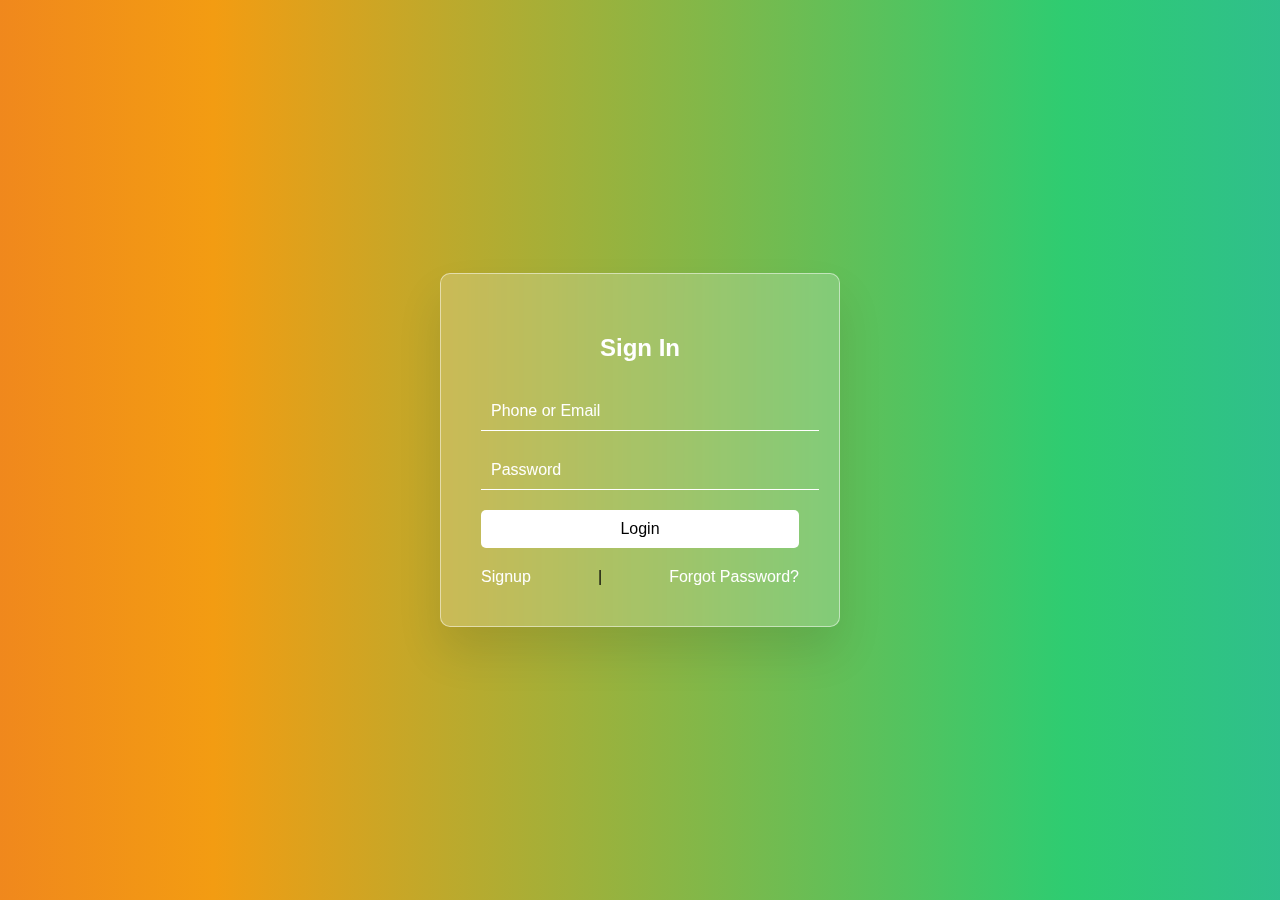
<file: index.html>
<!DOCTYPE html>
<html lang="en">
<head>
    <meta charset="UTF-8">
    <meta name="viewport" content="width=device-width, initial-scale=1.0">
    <title>Glassmorphism Sign In / Sign Up</title>
    <link rel="stylesheet" href="Styles.css">
</head>
<body>
    <div class="background"></div> 
    <div class="login-container">
        <div class="login-box" id="login-box">
            <h2>Sign In</h2>
            <form id="login-form" method="POST" action="/api/login">
                <div class="input-box">
                    <input type="text" name="identifier" required>
                    <label>Phone or Email</label>
                </div>
                <div class="input-box">
                    <input type="password" name="password" required>
                    <label>Password</label>
                </div>
                <button type="submit">Login</button>
            </form>
            <div class="links">
                <a href="#" id="show-signup">Signup</a> |
                <a href="#" id="show-forgot">Forgot Password?</a>
            </div>
        </div>
        <div class="login-box" id="signup-box" style="display:none;">
            <h2>Sign Up</h2>
            <form id="signup-form" method="POST" action="/api/signup">
                <div class="input-box">
                    <input type="text" name="phone" required pattern="[0-9]{10}">
                    <label>Phone Number</label>
                </div>
                <div class="input-box">
                    <input type="email" name="email" required>
                    <label>Email</label>
                </div>
                <div class="input-box">
                    <input type="password" name="password" required minlength="6">
                    <label>Password</label>
                </div>
                <div class="input-box">
                    <input type="password" name="repassword" required minlength="6">
                    <label>Re-enter Password</label>
                </div>
                <button type="submit">Sign Up</button>
            </form>
            <div class="links">
                <a href="#" id="show-login">Back to Login</a>
            </div>
        </div>
        <div class="login-box" id="forgot-box" style="display:none;">
            <h2>Forgot Password</h2>
            <form id="forgot-form">
                <div class="input-box">
                    <input type="text" name="phone" required pattern="[0-9]{10}">
                    <label>Phone Number</label>
                </div>
                <button type="submit">Send OTP</button>
            </form>
            <form id="otp-form" style="display:none;">
                <div class="input-box">
                    <input type="text" name="otp" required pattern="[0-9]{6}">
                    <label>Enter OTP</label>
                </div>
                <div class="input-box">
                    <input type="password" name="newpassword" required minlength="6">
                    <label>New Password</label>
                </div>
                <button type="submit">Reset Password</button>
            </form>
            <div class="links">
                <a href="#" id="forgot-back-login">Back to Login</a>
            </div>
        </div>
    </div>
    <script>
        // Toggle between login, signup, and forgot password
        document.getElementById('show-signup').onclick = function(e) {
            e.preventDefault();
            document.getElementById('login-box').style.display = 'none';
            document.getElementById('signup-box').style.display = 'block';
            document.getElementById('forgot-box').style.display = 'none';
            return false;
        };
        document.getElementById('show-login').onclick = function(e) {
            e.preventDefault();
            document.getElementById('signup-box').style.display = 'none';
            document.getElementById('login-box').style.display = 'block';
            document.getElementById('forgot-box').style.display = 'none';
            return false;
        };
        document.getElementById('show-forgot').onclick = function(e) {
            e.preventDefault();
            document.getElementById('login-box').style.display = 'none';
            document.getElementById('signup-box').style.display = 'none';
            document.getElementById('forgot-box').style.display = 'block';
            document.getElementById('forgot-form').style.display = 'block';
            document.getElementById('otp-form').style.display = 'none';
            return false;
        };
        document.getElementById('forgot-back-login').onclick = function(e) {
            e.preventDefault();
            document.getElementById('forgot-box').style.display = 'none';
            document.getElementById('login-box').style.display = 'block';
        };

        // Handle login form submit
        document.getElementById('login-form').onsubmit = function(e) {
            e.preventDefault();
            const form = e.target;
            const identifier = form.identifier.value.trim();
            const password = form.password.value;
            
            if (!identifier || !password) {
                alert('Please fill all fields');
                return;
            }
            
            // Get registered users from localStorage
            const registeredUsers = JSON.parse(localStorage.getItem('registeredUsers') || '[]');
            
            // Find user by phone or email
            const user = registeredUsers.find(user => 
                (user.phone === identifier || user.email === identifier) && user.password === password
            );
            
            if (user) {
                // Store current user session
                localStorage.setItem('currentUser', JSON.stringify({
                    phone: user.phone,
                    email: user.email,
                    loginTime: new Date().toISOString()
                }));
                
                // Immediate redirect to website.html
                window.location.href = 'website.html';
                
                console.log('User logged in successfully:', { phone: user.phone, email: user.email });
            } else {
                alert('Invalid phone/email or password. Please check your credentials or sign up first.');
            }
        };

        // Handle signup form submit
        document.getElementById('signup-form').onsubmit = function(e) {
            e.preventDefault();
            const form = e.target;
            const phone = form.phone.value.trim();
            const email = form.email.value.trim();
            const password = form.password.value;
            const repassword = form.repassword.value;
            
            // Validation
            if (!phone || !email || !password || !repassword) {
                alert('Please fill all fields');
                return;
            }
            if (password !== repassword) {
                alert('Passwords do not match');
                return;
            }
            if (!/^\d{10}$/.test(phone)) {
                alert('Invalid phone number. Please enter 10 digits.');
                return;
            }
            if (password.length < 6) {
                alert('Password must be at least 6 characters long');
                return;
            }
            
            // Check if user already exists
            const existingUsers = JSON.parse(localStorage.getItem('registeredUsers') || '[]');
            const userExists = existingUsers.some(user => user.phone === phone || user.email === email);
            
            if (userExists) {
                alert('User with this phone number or email already exists!');
                return;
            }
            
            // Save user details to localStorage
            const newUser = {
                phone: phone,
                email: email,
                password: password, // In real app, this should be hashed
                registeredAt: new Date().toISOString()
            };
            
            existingUsers.push(newUser);
            localStorage.setItem('registeredUsers', JSON.stringify(existingUsers));
            
            // Clear form
            form.reset();
            
            // Show success message and switch to login
            alert('Signup successful! Your details have been saved. Please login with your credentials.');
            document.getElementById('signup-box').style.display = 'none';
            document.getElementById('login-box').style.display = 'block';
            
            console.log('User registered successfully:', { phone, email });
        };

        // Simulated OTP storage (for demo)
        let simulatedOTP = '';
        let otpPhone = '';

        // Handle forgot password (send OTP)
        document.getElementById('forgot-form').onsubmit = async function(e) {
            e.preventDefault();
            const phone = e.target.phone.value.trim();
            if (!/^\d{10}$/.test(phone)) return alert('Enter a valid 10-digit phone number');
            // Simulate OTP generation (in real app, backend/Python would send SMS)
            simulatedOTP = Math.floor(100000 + Math.random() * 900000).toString();
            otpPhone = phone;
            alert('OTP sent to your phone (demo: ' + simulatedOTP + ')');
            document.getElementById('forgot-form').style.display = 'none';
            document.getElementById('otp-form').style.display = 'block';
        };

        // Handle OTP and password reset
        document.getElementById('otp-form').onsubmit = async function(e) {
            e.preventDefault();
            const otp = e.target.otp.value.trim();
            const newpassword = e.target.newpassword.value;
            if (otp !== simulatedOTP) return alert('Invalid OTP');
            if (!newpassword || newpassword.length < 6) return alert('Password must be at least 6 characters');
            // Call backend to update password
            const res = await fetch('http://localhost:3001/api/users/reset-password', {
                method: 'POST',
                headers: { 'Content-Type': 'application/json' },
                body: JSON.stringify({ phone: otpPhone, newpassword })
            });
            const data = await res.json();
            if (res.ok && data.success) {
                alert('Password reset successful! Please login.');
                document.getElementById('forgot-box').style.display = 'none';
                document.getElementById('login-box').style.display = 'block';
            } else {
                alert(data.error || 'Password reset failed');
            }
        };
    </script>
</body>
</html>
</file>
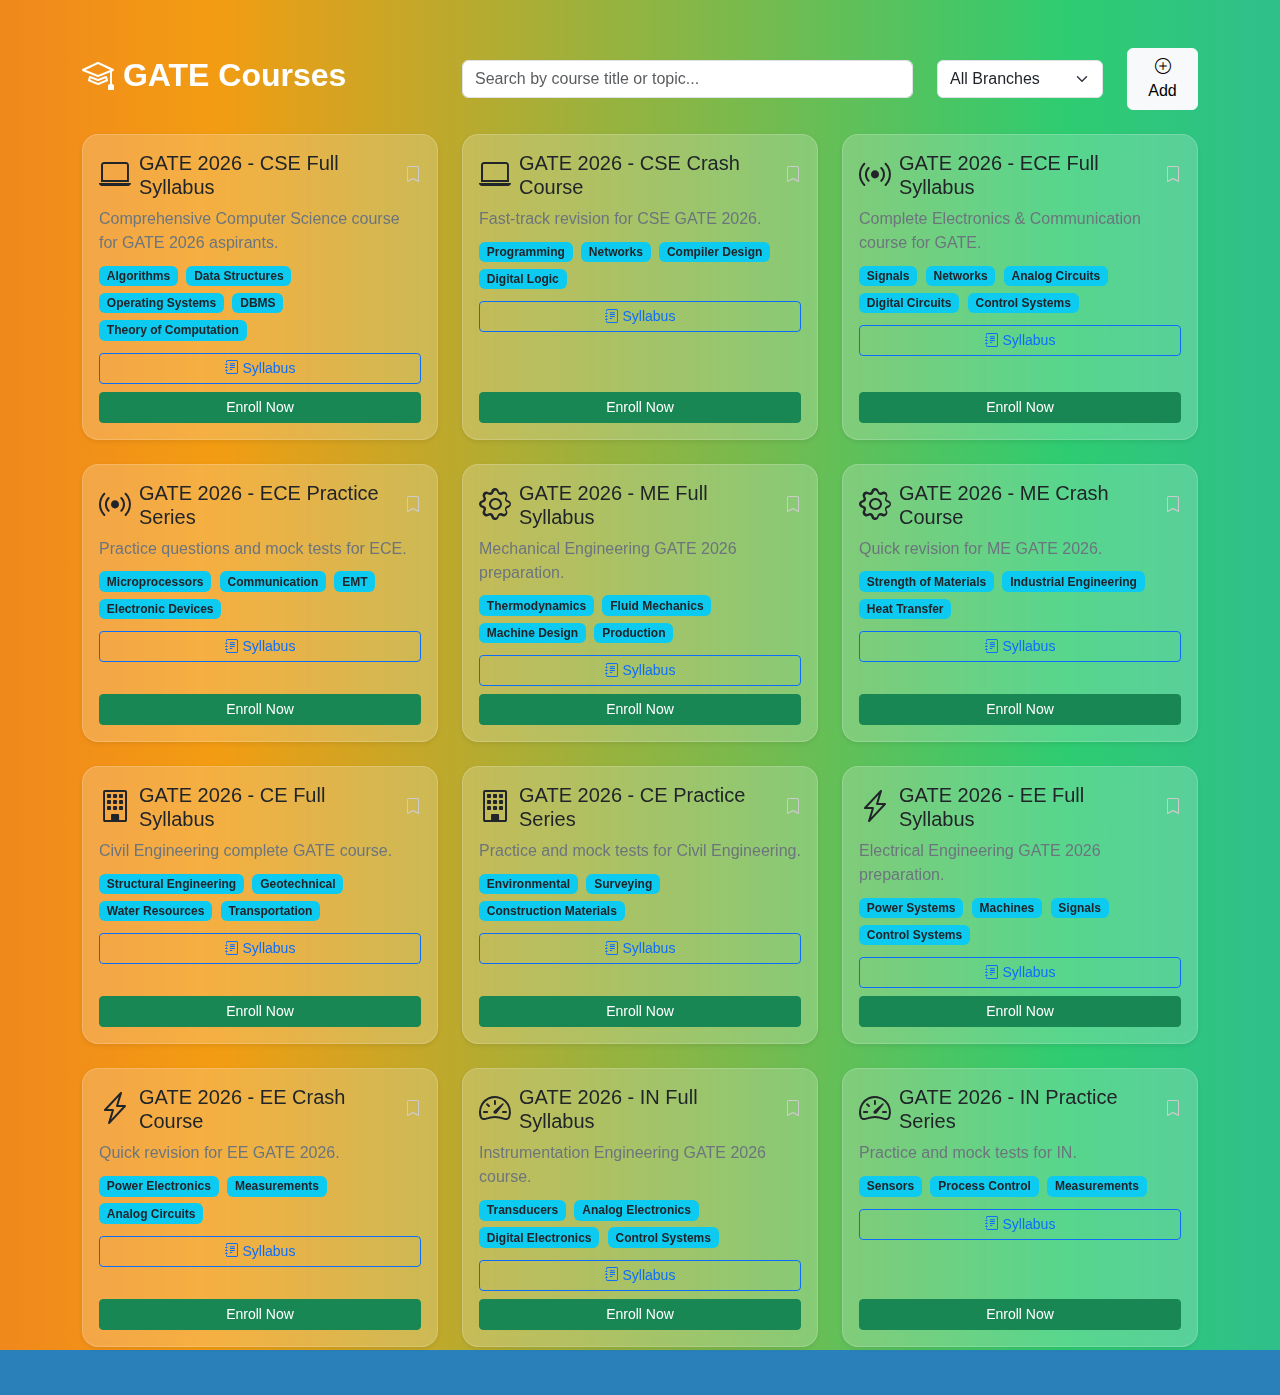
<file: courses.html>
<!DOCTYPE html>
<html lang="en">
<head>
    <meta charset="UTF-8">
    <meta name="viewport" content="width=device-width, initial-scale=1.0">
    <title>GATE Preparation Courses</title>
    <!-- Bootstrap 5 CSS -->
    <link href="https://cdn.jsdelivr.net/npm/bootstrap@5.3.2/dist/css/bootstrap.min.css" rel="stylesheet">
    <!-- Bootstrap Icons -->
    <link href="https://cdn.jsdelivr.net/npm/bootstrap-icons@1.11.3/font/bootstrap-icons.css" rel="stylesheet">
    <!-- Custom Styles -->
    <link rel="stylesheet" href="Styles.css">
    <style>
        .glass-card {
            background: rgba(255,255,255,0.2);
            border-radius: 16px;
            box-shadow: 0 8px 32px 0 rgba(31,38,135,0.37);
            backdrop-filter: blur(8px);
            border: 1px solid rgba(255,255,255,0.18);
        }
        .branch-icon {
            font-size: 2rem;
            margin-right: 0.5rem;
        }
        .bookmark {
            cursor: pointer;
            color: #f39c12;
        }
        .bookmark.inactive {
            color: #ccc;
        }
        .syllabus-link {
            text-decoration: none;
            color: #2980b9;
        }
        .syllabus-link:hover {
            text-decoration: underline;
        }
        .modal-backdrop {
            z-index: 1040 !important;
        }
        .modal-content {
            z-index: 1100 !important;
        }
        @media (max-width: 576px) {
            .branch-icon { font-size: 1.5rem; }
        }
        /* Fix: allow scrolling on the page */
        body {
            overflow: auto !important;
        }
    </style>
</head>
<body>
    <div class="background"></div>
    <div class="container py-5">
        <div class="row mb-4 align-items-center">
            <div class="col-12 col-md-4 mb-2 mb-md-0">
                <h2 class="text-white fw-bold"><i class="bi bi-mortarboard"></i> GATE Courses</h2>
            </div>
            <div class="col-12 col-md-5 mb-2 mb-md-0">
                <input id="searchBar" type="text" class="form-control" placeholder="Search by course title or topic...">
            </div>
            <div class="col-8 col-md-2">
                <select id="branchFilter" class="form-select">
                    <option value="ALL">All Branches</option>
                    <option value="CSE">CSE</option>
                    <option value="ECE">ECE</option>
                    <option value="ME">ME</option>
                    <option value="CE">CE</option>
                    <option value="EE">EE</option>
                    <option value="IN">IN</option>
                </select>
            </div>
            <div class="col-4 col-md-1 text-end">
                <button class="btn btn-light" data-bs-toggle="modal" data-bs-target="#addCourseModal"><i class="bi bi-plus-circle"></i> Add</button>
            </div>
        </div>
        <div id="coursesGrid" class="row g-4">
            <!-- Course cards will be injected here -->
        </div>
    </div>

    <!-- Add Course Modal -->
    <div class="modal fade" id="addCourseModal" tabindex="-1" aria-labelledby="addCourseModalLabel" aria-hidden="true">
      <div class="modal-dialog modal-lg">
        <div class="modal-content glass-card">
          <div class="modal-header">
            <h5 class="modal-title" id="addCourseModalLabel">Add New GATE Course</h5>
            <button type="button" class="btn-close" data-bs-dismiss="modal" aria-label="Close"></button>
          </div>
          <form id="addCourseForm">
            <div class="modal-body">
                <div class="row g-3">
                    <div class="col-md-6">
                        <label class="form-label">Course Title</label>
                        <input type="text" class="form-control" id="courseTitle" required>
                    </div>
                    <div class="col-md-6">
                        <label class="form-label">Branch</label>
                        <select class="form-select" id="courseBranch" required>
                            <option value="">Select Branch</option>
                            <option value="CSE">CSE</option>
                            <option value="ECE">ECE</option>
                            <option value="ME">ME</option>
                            <option value="CE">CE</option>
                            <option value="EE">EE</option>
                            <option value="IN">IN</option>
                        </select>
                    </div>
                    <div class="col-12">
                        <label class="form-label">Description</label>
                        <textarea class="form-control" id="courseDesc" rows="2" required></textarea>
                    </div>
                    <div class="col-12">
                        <label class="form-label">Topics Covered (comma separated)</label>
                        <input type="text" class="form-control" id="courseTopics" required>
                    </div>
                    <div class="col-md-6">
                        <label class="form-label">Upload Syllabus (PDF)</label>
                        <input type="file" class="form-control" id="courseSyllabus" accept="application/pdf">
                    </div>
                </div>
            </div>
            <div class="modal-footer">
              <button type="button" class="btn btn-secondary" data-bs-dismiss="modal">Cancel</button>
              <button type="submit" class="btn btn-primary">Add Course</button>
            </div>
          </form>
        </div>
      </div>
    </div>

    <!-- Bootstrap JS -->
    <script src="https://cdn.jsdelivr.net/npm/bootstrap@5.3.2/dist/js/bootstrap.bundle.min.js"></script>
    <script>
// Dummy dataset: 2+ courses per branch
const branchIcons = {
  CSE: '<i class="bi bi-laptop branch-icon"></i>',
  ECE: '<i class="bi bi-broadcast branch-icon"></i>',
  ME: '<i class="bi bi-gear branch-icon"></i>',
  CE: '<i class="bi bi-building branch-icon"></i>',
  EE: '<i class="bi bi-lightning-charge branch-icon"></i>',
  IN: '<i class="bi bi-speedometer2 branch-icon"></i>'
};

let courses = [
  // CSE
  {
    id: 'cse1',
    title: 'GATE 2026 - CSE Full Syllabus',
    branch: 'CSE',
    desc: 'Comprehensive Computer Science course for GATE 2026 aspirants.',
    topics: ['Algorithms', 'Data Structures', 'Operating Systems', 'DBMS', 'Theory of Computation'],
    syllabus: 'sample-cse1.pdf'
  },
  {
    id: 'cse2',
    title: 'GATE 2026 - CSE Crash Course',
    branch: 'CSE',
    desc: 'Fast-track revision for CSE GATE 2026.',
    topics: ['Programming', 'Networks', 'Compiler Design', 'Digital Logic'],
    syllabus: ''
  },
  // ECE
  {
    id: 'ece1',
    title: 'GATE 2026 - ECE Full Syllabus',
    branch: 'ECE',
    desc: 'Complete Electronics & Communication course for GATE.',
    topics: ['Signals', 'Networks', 'Analog Circuits', 'Digital Circuits', 'Control Systems'],
    syllabus: 'sample-ece1.pdf'
  },
  {
    id: 'ece2',
    title: 'GATE 2026 - ECE Practice Series',
    branch: 'ECE',
    desc: 'Practice questions and mock tests for ECE.',
    topics: ['Microprocessors', 'Communication', 'EMT', 'Electronic Devices'],
    syllabus: ''
  },
  // ME
  {
    id: 'me1',
    title: 'GATE 2026 - ME Full Syllabus',
    branch: 'ME',
    desc: 'Mechanical Engineering GATE 2026 preparation.',
    topics: ['Thermodynamics', 'Fluid Mechanics', 'Machine Design', 'Production'],
    syllabus: 'sample-me1.pdf'
  },
  {
    id: 'me2',
    title: 'GATE 2026 - ME Crash Course',
    branch: 'ME',
    desc: 'Quick revision for ME GATE 2026.',
    topics: ['Strength of Materials', 'Industrial Engineering', 'Heat Transfer'],
    syllabus: ''
  },
  // CE
  {
    id: 'ce1',
    title: 'GATE 2026 - CE Full Syllabus',
    branch: 'CE',
    desc: 'Civil Engineering complete GATE course.',
    topics: ['Structural Engineering', 'Geotechnical', 'Water Resources', 'Transportation'],
    syllabus: 'sample-ce1.pdf'
  },
  {
    id: 'ce2',
    title: 'GATE 2026 - CE Practice Series',
    branch: 'CE',
    desc: 'Practice and mock tests for Civil Engineering.',
    topics: ['Environmental', 'Surveying', 'Construction Materials'],
    syllabus: ''
  },
  // EE
  {
    id: 'ee1',
    title: 'GATE 2026 - EE Full Syllabus',
    branch: 'EE',
    desc: 'Electrical Engineering GATE 2026 preparation.',
    topics: ['Power Systems', 'Machines', 'Signals', 'Control Systems'],
    syllabus: 'sample-ee1.pdf'
  },
  {
    id: 'ee2',
    title: 'GATE 2026 - EE Crash Course',
    branch: 'EE',
    desc: 'Quick revision for EE GATE 2026.',
    topics: ['Power Electronics', 'Measurements', 'Analog Circuits'],
    syllabus: ''
  },
  // IN
  {
    id: 'in1',
    title: 'GATE 2026 - IN Full Syllabus',
    branch: 'IN',
    desc: 'Instrumentation Engineering GATE 2026 course.',
    topics: ['Transducers', 'Analog Electronics', 'Digital Electronics', 'Control Systems'],
    syllabus: 'sample-in1.pdf'
  },
  {
    id: 'in2',
    title: 'GATE 2026 - IN Practice Series',
    branch: 'IN',
    desc: 'Practice and mock tests for IN.',
    topics: ['Sensors', 'Process Control', 'Measurements'],
    syllabus: ''
  }
];

// Bookmark persistence
function getBookmarks() {
  return JSON.parse(localStorage.getItem('bookmarkedCourses') || '[]');
}
function setBookmarks(arr) {
  localStorage.setItem('bookmarkedCourses', JSON.stringify(arr));
}

function renderCourses() {
  const grid = document.getElementById('coursesGrid');
  const branch = document.getElementById('branchFilter').value;
  const search = document.getElementById('searchBar').value.trim().toLowerCase();
  const bookmarks = getBookmarks();
  let filtered = courses.filter(c => (branch === 'ALL' || c.branch === branch));
  if (search) {
    filtered = filtered.filter(c =>
      c.title.toLowerCase().includes(search) ||
      c.topics.some(t => t.toLowerCase().includes(search))
    );
  }
  grid.innerHTML = '';
  if (filtered.length === 0) {
    grid.innerHTML = '<div class="col-12 text-center text-white">No courses found.</div>';
    return;
  }
  filtered.forEach(course => {
    const isBookmarked = bookmarks.includes(course.id);
    const topicsList = course.topics.map(t => `<span class='badge bg-info text-dark me-1 mb-1'>${t}</span>`).join(' ');
    const syllabusSection = course.syllabus ?
      `<a class="syllabus-link" href="${course.syllabus}" target="_blank"><i class="bi bi-file-earmark-pdf"></i> Download PDF</a>` :
      '<span class="text-muted">No PDF</span>';
    grid.innerHTML += `
      <div class="col-12 col-md-6 col-lg-4">
        <div class="card glass-card h-100 shadow-sm">
          <div class="card-body d-flex flex-column">
            <div class="d-flex align-items-center mb-2">
              ${branchIcons[course.branch] || ''}
              <h5 class="card-title mb-0 flex-grow-1">${course.title}</h5>
              <i class="bi bi-bookmark${isBookmarked ? '-fill' : ''} bookmark${isBookmarked ? '' : ' inactive'} ms-2" title="Bookmark" onclick="toggleBookmark('${course.id}')"></i>
            </div>
            <div class="mb-2 text-secondary">${course.desc}</div>
            <div class="mb-2">${topicsList}</div>
            <div>
              <button class="btn btn-sm btn-outline-primary mb-2" type="button" data-bs-toggle="collapse" data-bs-target="#syllabus-${course.id}">
                <i class="bi bi-journal-text"></i> Syllabus
              </button>
              <div class="collapse" id="syllabus-${course.id}">
                <div class="card card-body glass-card p-2 mt-2">
                  ${syllabusSection}
                </div>
              </div>
            </div>
            <div class="mt-auto d-flex justify-content-end align-items-center">
              <button class="btn btn-success btn-sm" onclick="window.open('https://www.youtube.com/watch?v=ATUhcLNOLUE&list=PLynLXReWAxdElXlBKOfqenSJw3Sh_77de', '_blank')">
  Enroll Now
</button>

            </div>
          </div>
        </div>
      </div>
    `;
  });
}

function toggleBookmark(id) {
  let bookmarks = getBookmarks();
  if (bookmarks.includes(id)) {
    bookmarks = bookmarks.filter(b => b !== id);
  } else {
    bookmarks.push(id);
  }
  setBookmarks(bookmarks);
  renderCourses();
}

document.getElementById('branchFilter').addEventListener('change', renderCourses);
document.getElementById('searchBar').addEventListener('input', renderCourses);
// Add Enter key support for search bar
document.getElementById('searchBar').addEventListener('keydown', function(e) {
  if (e.key === 'Enter') {
    e.preventDefault();
    renderCourses();
  }
});

// Add Course
const addCourseForm = document.getElementById('addCourseForm');
addCourseForm.addEventListener('submit', function(e) {
  e.preventDefault();
  const title = document.getElementById('courseTitle').value.trim();
  const branch = document.getElementById('courseBranch').value;
  const desc = document.getElementById('courseDesc').value.trim();
  const topics = document.getElementById('courseTopics').value.split(',').map(t => t.trim()).filter(Boolean);
  const syllabusFile = document.getElementById('courseSyllabus').files[0];
  let syllabus = '';
  if (syllabusFile) {
    syllabus = URL.createObjectURL(syllabusFile);
  }
  const id = branch.toLowerCase() + Math.random().toString(36).substr(2,5);
  courses.push({ id, title, branch, desc, topics, syllabus });
  addCourseForm.reset();
  const modal = bootstrap.Modal.getInstance(document.getElementById('addCourseModal'));
  modal.hide();
  renderCourses();
});

// Initial render
renderCourses();
    </script>
</body>
</html>
</file>
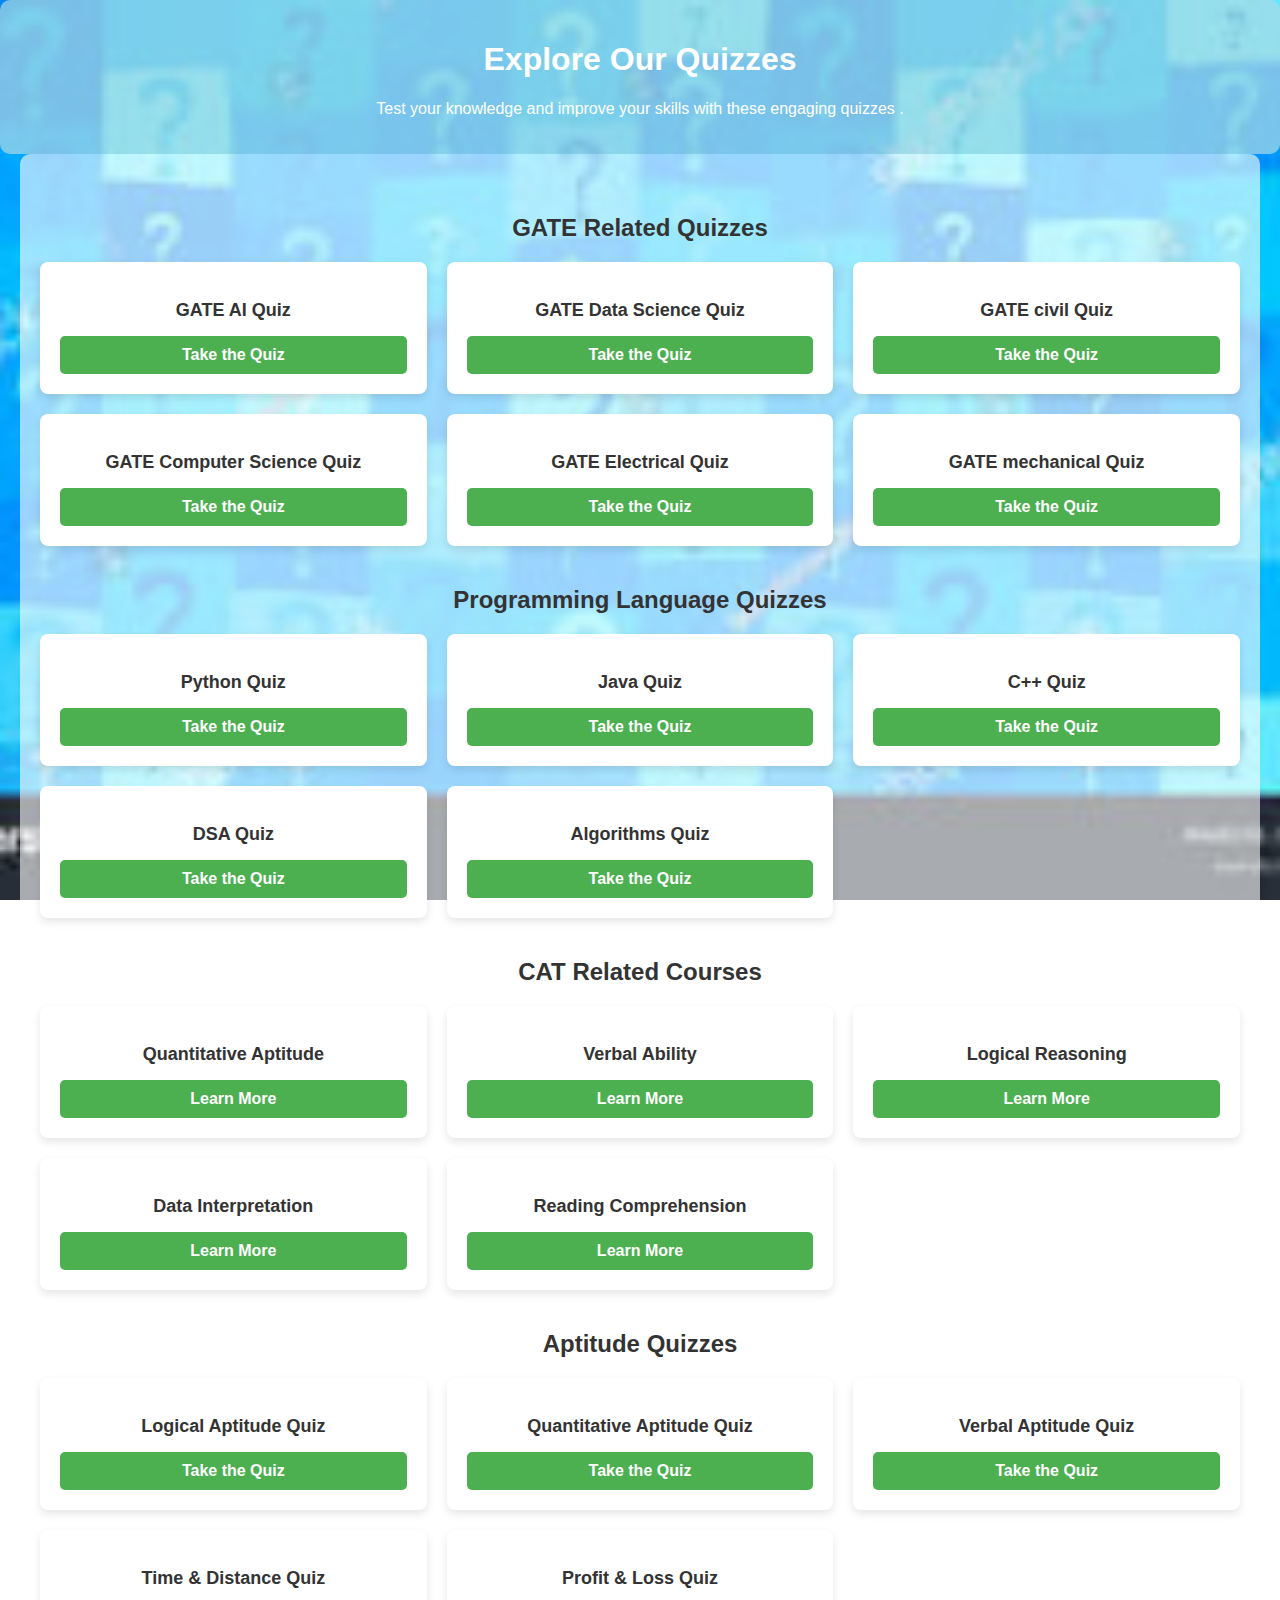
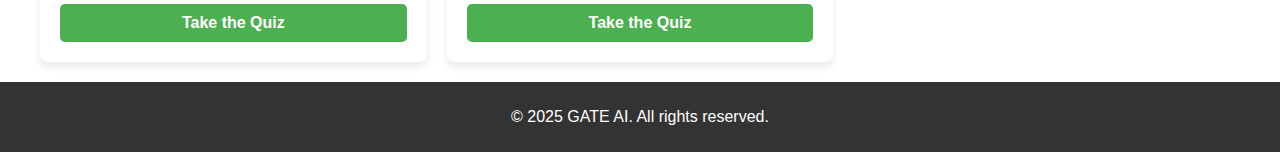
<file: quizzes.html>
<!DOCTYPE html>
<html lang="en">

  <meta charset="UTF-8">
  <meta name="viewport" content="width=device-width, initial-scale=1.0">
  <title>Quizzes and Courses</title>
  <style>
    body {
      font-family: Arial, sans-serif;
      margin: 0;
      padding: 0;
      background-image: url('[data-uri]'); /* Add your image path here */
      background-size: cover; /* Ensures the image covers the entire screen */
      background-position: center; /* Centers the image */
      background-attachment: fixed; /* Fixes the image while scrolling */
      background-color: rgba(255, 255, 255, 0.1); /* Adds a transparent overlay */
    }

    header {
      background-color: rgba(173, 216, 230, 0.7); /* Light blue with transparency */
      color: white;
      padding: 20px;
      text-align: center;
      border-radius: 10px;
    }

    .container {
      max-width: 1200px;
      margin: 0 auto;
      padding: 20px;
      background-color: rgba(255, 255, 255, 0.6); /* Increased transparency for content */
      border-radius: 10px;
    }

    .section {
      margin-top: 40px;
    }

    .section h2 {
      color: #333;
      text-align: center;
      font-size: 24px;
      margin-bottom: 20px;
    }

    .quiz-list {
      display: grid;
      grid-template-columns: repeat(3, 1fr);
      gap: 20px;
      margin-top: 20px;
    }

    .quiz-card {
      background-color: white;
      border-radius: 8px;
      box-shadow: 0 4px 8px rgba(0, 0, 0, 0.1);
      padding: 20px;
      text-align: center;
    }

    .quiz-card h3 {
      margin-bottom: 15px;
      font-size: 18px;
      color: #333;
    }

    .quiz-card a {
      display: block;
      margin-top: 10px;
      background-color: #4CAF50;
      color: white;
      padding: 10px;
      text-decoration: none;
      border-radius: 5px;
      font-weight: bold;
    }

    footer {
      text-align: center;
      padding: 10px;
      background-color: #333;
      color: white;
    }
  </style>
</head>
<body>

<header>
  <h1>Explore Our Quizzes </h1>
  <p>Test your knowledge and improve your skills with these engaging quizzes .</p>
</header>

<div class="container">

  <!-- GATE Quizzes Section -->
  <div class="section">
    <h2>GATE Related Quizzes</h2>
    <div class="quiz-list">
      <div class="quiz-card">
        <h3>GATE AI Quiz</h3>
        <a href="https://www.proprofs.com/quiz-school/quizzes/ai-quiz">Take the Quiz</a>
      </div>
      <div class="quiz-card">
        <h3>GATE Data Science Quiz</h3>
        <a href="https://www.geeksforgeeks.org/quizzes/data-science-quiz/">Take the Quiz</a>
      </div>
      <div class="quiz-card">
        <h3>GATE civil Quiz</h3>
        <a href="gate-ml-quiz.html">Take the Quiz</a>
      </div>
      <div class="quiz-card">
        <h3>GATE Computer Science Quiz</h3>
        <a href="gate-cs-quiz.html">Take the Quiz</a>
      </div>
      <div class="quiz-card">
        <h3>GATE Electrical Quiz</h3>
        <a href="gate-electrical-quiz.html">Take the Quiz</a>
      </div>
      <div class="quiz-card">
        <h3>GATE mechanical Quiz</h3>
        <a href="gate-electrical-quiz.html">Take the Quiz</a>
      </div>
    </div>
  </div>

  <!-- Programming Language Quizzes Section -->
  <div class="section">
    <h2>Programming Language Quizzes</h2>
    <div class="quiz-list">
      <div class="quiz-card">
        <h3>Python Quiz</h3>
        <a href="python-quiz.html">Take the Quiz</a>
      </div>
      <div class="quiz-card">
        <h3>Java Quiz</h3>
        <a href="java-quiz.html">Take the Quiz</a>
      </div>
      <div class="quiz-card">
        <h3>C++ Quiz</h3>
        <a href="cpp-quiz.html">Take the Quiz</a>
      </div>
      <div class="quiz-card">
        <h3>DSA Quiz</h3>
        <a href="dsa-quiz.html">Take the Quiz</a>
      </div>
      <div class="quiz-card">
        <h3>Algorithms Quiz</h3>
        <a href="algorithms-quiz.html">Take the Quiz</a>
      </div>
    </div>
  </div>

  <!-- CAT Related Courses Section -->
  <div class="section">
    <h2>CAT Related Courses</h2>
    <div class="quiz-list">
      <div class="quiz-card">
        <h3>Quantitative Aptitude</h3>
        <a href="cat-qa-course.html">Learn More</a>
      </div>
      <div class="quiz-card">
        <h3>Verbal Ability</h3>
        <a href="cat-va-course.html">Learn More</a>
      </div>
      <div class="quiz-card">
        <h3>Logical Reasoning</h3>
        <a href="cat-lr-course.html">Learn More</a>
      </div>
      <div class="quiz-card">
        <h3>Data Interpretation</h3>
        <a href="cat-di-course.html">Learn More</a>
      </div>
      <div class="quiz-card">
        <h3>Reading Comprehension</h3>
        <a href="cat-rc-course.html">Learn More</a>
      </div>
    </div>
  </div>

  <!-- Aptitude Quizzes Section -->
  <div class="section">
    <h2>Aptitude Quizzes</h2>
    <div class="quiz-list">
      <div class="quiz-card">
        <h3>Logical Aptitude Quiz</h3>
        <a href="logical-aptitude-quiz.html">Take the Quiz</a>
      </div>
      <div class="quiz-card">
        <h3>Quantitative Aptitude Quiz</h3>
        <a href="quantitative-aptitude-quiz.html">Take the Quiz</a>
      </div>
      <div class="quiz-card">
        <h3>Verbal Aptitude Quiz</h3>
        <a href="verbal-aptitude-quiz.html">Take the Quiz</a>
      </div>
      <div class="quiz-card">
        <h3>Time & Distance Quiz</h3>
        <a href="time-distance-quiz.html">Take the Quiz</a>
      </div>
      <div class="quiz-card">
        <h3>Profit & Loss Quiz</h3>
        <a href="profit-loss-quiz.html">Take the Quiz</a>
      </div>
    </div>
  </div>

</div>

<footer>
  <p>© 2025 GATE AI. All rights reserved.</p>
</footer>

</body>
</html>
</file>
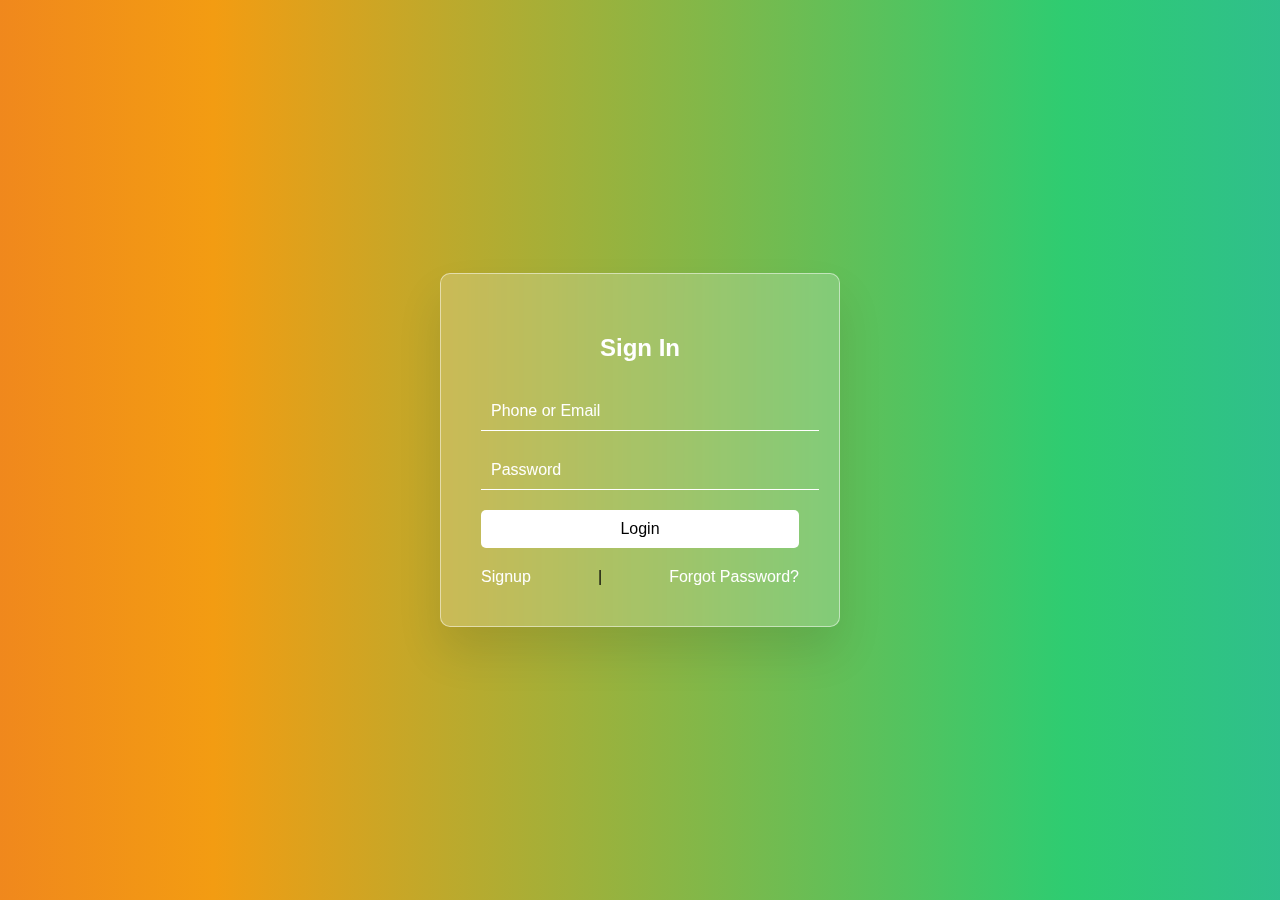
<file: website.html>
<!DOCTYPE html>
<html lang="en">
<head>
    <meta charset="UTF-8">
    <meta name="viewport" content="width=device-width, initial-scale=1.0">
    <title>Engineer's vision - Dashboard</title>
    <link href="https://cdnjs.cloudflare.com/ajax/libs/font-awesome/6.0.0/css/all.min.css" rel="stylesheet">
    <style>
        * {
            margin: 0;
            padding: 0;
            box-sizing: border-box;
        }

        body {
            font-family: 'Segoe UI', Tahoma, Geneva, Verdana, sans-serif;
            background: linear-gradient(135deg, #667eea 0%, #764ba2 100%);
            min-height: 100vh;
            color: #333;
        }

        /* Header */
        .header {
            background: rgba(255, 255, 255, 0.95);
            backdrop-filter: blur(10px);
            padding: 1rem 2rem;
            box-shadow: 0 2px 20px rgba(0, 0, 0, 0.1);
            position: sticky;
            top: 0;
            z-index: 1000;
            display: flex;
            justify-content: space-between;
            align-items: center;
        }

        .logo {
            font-size: 1.8rem;
            font-weight: bold;
            color: #667eea;
            display: flex;
            align-items: center;
            gap: 10px;
        }

        .logo i {
            font-size: 2rem;
        }

        .logout-btn {
            background: linear-gradient(45deg, #ff6b6b, #ee5a52);
            color: white;
            border: none;
            padding: 12px 24px;
            border-radius: 25px;
            font-weight: 600;
            cursor: pointer;
            transition: all 0.3s ease;
            text-decoration: none;
            display: flex;
            align-items: center;
            gap: 8px;
            box-shadow: 0 4px 15px rgba(255, 107, 107, 0.3);
        }

        .logout-btn:hover {
            transform: translateY(-2px);
            box-shadow: 0 6px 20px rgba(255, 107, 107, 0.4);
        }

        /* Main Container */
        .container {
            max-width: 1200px;
            margin: 0 auto;
            padding: 2rem;
        }

        .welcome-section {
            text-align: center;
            margin-bottom: 3rem;
            color: white;
        }

        .welcome-section h1 {
            font-size: 3rem;
            margin-bottom: 1rem;
            text-shadow: 2px 2px 4px rgba(0, 0, 0, 0.3);
        }

        .welcome-section p {
            font-size: 1.2rem;
            opacity: 0.9;
            max-width: 600px;
            margin: 0 auto;
        }

        /* Cards Grid */
        .cards-grid {
            display: grid;
            grid-template-columns: repeat(auto-fit, minmax(350px, 1fr));
            gap: 2rem;
            margin-top: 2rem;
        }

        .card {
            background: rgba(255, 255, 255, 0.95);
            backdrop-filter: blur(10px);
            border-radius: 20px;
            padding: 2rem;
            text-align: center;
            transition: all 0.3s ease;
            cursor: pointer;
            box-shadow: 0 10px 30px rgba(0, 0, 0, 0.1);
            border: 1px solid rgba(255, 255, 255, 0.2);
            position: relative;
            overflow: hidden;
        }

        .card::before {
            content: '';
            position: absolute;
            top: 0;
            left: -100%;
            width: 100%;
            height: 100%;
            background: linear-gradient(90deg, transparent, rgba(255, 255, 255, 0.4), transparent);
            transition: left 0.5s ease;
        }

        .card:hover::before {
            left: 100%;
        }

        .card:hover {
            transform: translateY(-10px);
            box-shadow: 0 20px 40px rgba(0, 0, 0, 0.15);
        }

        .card-icon {
            font-size: 4rem;
            margin-bottom: 1rem;
            display: block;
        }

        .card.courses .card-icon {
            color: #4CAF50;
        }

        .card.quizzes .card-icon {
            color: #2196F3;
        }

        .card.games .card-icon {
            color: #FF9800;
        }

        .card h3 {
            font-size: 1.8rem;
            margin-bottom: 1rem;
            color: #333;
        }

        .card p {
            color: #666;
            line-height: 1.6;
            margin-bottom: 1.5rem;
        }

        .card-btn {
            background: linear-gradient(45deg, #667eea, #764ba2);
            color: white;
            border: none;
            padding: 12px 30px;
            border-radius: 25px;
            font-weight: 600;
            cursor: pointer;
            transition: all 0.3s ease;
            text-decoration: none;
            display: inline-block;
        }

        .card-btn:hover {
            transform: scale(1.05);
            box-shadow: 0 5px 15px rgba(102, 126, 234, 0.4);
        }

        /* Stats Section */
        .stats-section {
            margin-top: 4rem;
            background: rgba(255, 255, 255, 0.1);
            backdrop-filter: blur(10px);
            border-radius: 20px;
            padding: 2rem;
            color: white;
        }

        .stats-grid {
            display: grid;
            grid-template-columns: repeat(auto-fit, minmax(200px, 1fr));
            gap: 2rem;
            text-align: center;
        }

        .stat-item h4 {
            font-size: 2.5rem;
            margin-bottom: 0.5rem;
            color: #FFD700;
        }

        .stat-item p {
            opacity: 0.9;
        }

        /* Footer */
        .footer {
            margin-top: 4rem;
            text-align: center;
            color: rgba(255, 255, 255, 0.8);
            padding: 2rem;
        }

        /* Responsive Design */
        @media (max-width: 768px) {
            .header {
                padding: 1rem;
                flex-direction: column;
                gap: 1rem;
            }

            .logo {
                font-size: 1.5rem;
            }

            .container {
                padding: 1rem;
            }

            .welcome-section h1 {
                font-size: 2rem;
            }

            .cards-grid {
                grid-template-columns: 1fr;
                gap: 1.5rem;
            }

            .card {
                padding: 1.5rem;
            }

            .stats-grid {
                grid-template-columns: repeat(2, 1fr);
            }
        }

        @media (max-width: 480px) {
            .welcome-section h1 {
                font-size: 1.8rem;
            }

            .card-icon {
                font-size: 3rem;
            }

            .stats-grid {
                grid-template-columns: 1fr;
            }
        }

        /* Loading Animation */
        .loading {
            opacity: 0;
            transform: translateY(30px);
            animation: fadeInUp 0.6s ease forwards;
        }

        @keyframes fadeInUp {
            to {
                opacity: 1;
                transform: translateY(0);
            }
        }

        /* Pulse Animation for Cards */
        @keyframes pulse {
            0% { transform: scale(1); }
            50% { transform: scale(1.02); }
            100% { transform: scale(1); }
        }

        .card:active {
            animation: pulse 0.3s ease;
        }
    </style>
</head>
<body>
    <!-- Header -->
    <header class="header">
        <div class="logo">
            <i class="fas fa-graduation-cap"></i>
            The Engineers Academy
        </div>
        <a href="index.html" class="logout-btn">
            <i class="fas fa-sign-out-alt"></i>
            Logout
        </a>
    </header>

    <!-- Main Container -->
    <div class="container">
        <!-- Welcome Section -->
        <section class="welcome-section loading">
            <h1>Welcome to Your Learning Dashboard</h1>
            <p>Enhance your engineering skills with our comprehensive courses, interactive quizzes, and engaging mini-games. Your journey to excellence starts here!</p>
        </section>

        <!-- Main Cards Grid -->
        <div class="cards-grid">
            <!-- Courses Card -->
            <div class="card courses loading" onclick="navigateTo('courses')" style="animation-delay: 0.1s">
                <i class="fas fa-book-open card-icon"></i>
                <h3>Courses</h3>
                <p>Explore our comprehensive engineering courses designed by industry experts. From fundamentals to advanced topics, master the skills you need.</p>
                <button class="card-btn">Browse Courses</button>
            </div>

            <!-- Quizzes Card -->
            <div class="card quizzes loading" onclick="navigateTo('quizzes')" style="animation-delay: 0.2s">
                <i class="fas fa-question-circle card-icon"></i>
                <h3>Quizzes</h3>
                <p>Test your knowledge with our interactive quizzes. Track your progress and identify areas for improvement with detailed feedback.</p>
                <button class="card-btn">Start Quiz</button>
            </div>

            <!-- Mini Games Card -->
            <div class="card games loading" onclick="navigateTo('games')" style="animation-delay: 0.3s">
                <i class="fas fa-gamepad card-icon"></i>
                <h3>Mini Games</h3>
                <p>Learn through play with our educational mini-games. Make learning fun and engaging while reinforcing key concepts.</p>
                <button class="card-btn">Play Games</button>
            </div>
        </div>

        <!-- Stats Section -->
        <section class="stats-section loading" style="animation-delay: 0.4s">
            <h2 style="text-align: center; margin-bottom: 2rem; font-size: 2rem;">Your Learning Progress</h2>
            <div class="stats-grid">
                <div class="stat-item">
                    <h4 id="coursesCompleted">0</h4>
                    <p>Courses Completed</p>
                </div>
                <div class="stat-item">
                    <h4 id="quizzesTaken">0</h4>
                    <p>Quizzes Taken</p>
                </div>
                <div class="stat-item">
                    <h4 id="gamesPlayed">0</h4>
                    <p>Games Played</p>
                </div>
                <div class="stat-item">
                    <h4 id="totalScore">0</h4>
                    <p>Total Score</p>
                </div>
            </div>
        </section>
    </div>

    <!-- Footer -->
    <footer class="footer loading" style="animation-delay: 0.5s">
        <p>&copy; 2024 The Engineers Academy. Empowering the next generation of engineers.</p>
    </footer>

    <script>
        // Navigation function
        function navigateTo(section) {
            switch(section) {
                case 'courses':
                    window.location.href = 'courses.html';
                    break;
                case 'quizzes':
                    window.location.href = 'quizzes.html';
                    break;
                case 'games':
                    window.location.href = 'mini-games.html';
                    break;
            }
        }

        // Animate numbers on page load
        function animateNumbers() {
            const stats = {
                coursesCompleted: 12,
                quizzesTaken: 45,
                gamesPlayed: 23,
                totalScore: 1250
            };

            Object.keys(stats).forEach(key => {
                const element = document.getElementById(key);
                const target = stats[key];
                let current = 0;
                const increment = target / 50;
                const timer = setInterval(() => {
                    current += increment;
                    if (current >= target) {
                        current = target;
                        clearInterval(timer);
                    }
                    element.textContent = Math.floor(current);
                }, 30);
            });
        }

        // Check if user is logged in
        function checkAuth() {
            const currentUser = localStorage.getItem('currentUser');
            if (!currentUser) {
                alert('Please log in to access the dashboard.');
                window.location.href = 'index.html';
                return;
            }
            
            // Display welcome message with user info
            try {
                const user = JSON.parse(currentUser);
                const welcomeSection = document.querySelector('.welcome-section h1');
                if (user.email) {
                    welcomeSection.textContent = `Welcome back, ${user.email.split('@')[0]}!`;
                }
            } catch (e) {
                console.log('Could not parse user data');
            }
        }

        // Initialize page
        document.addEventListener('DOMContentLoaded', function() {
            checkAuth();
            
            // Start animations after a short delay
            setTimeout(() => {
                animateNumbers();
            }, 800);

            // Add click effects to cards
            const cards = document.querySelectorAll('.card');
            cards.forEach(card => {
                card.addEventListener('click', function() {
                    this.style.transform = 'scale(0.98)';
                    setTimeout(() => {
                        this.style.transform = '';
                    }, 150);
                });
            });
        });

        // Add some interactivity
        document.addEventListener('mousemove', function(e) {
            const cards = document.querySelectorAll('.card');
            cards.forEach(card => {
                const rect = card.getBoundingClientRect();
                const x = e.clientX - rect.left;
                const y = e.clientY - rect.top;
                
                if (x >= 0 && x <= rect.width && y >= 0 && y <= rect.height) {
                    const centerX = rect.width / 2;
                    const centerY = rect.height / 2;
                    const rotateX = (y - centerY) / 10;
                    const rotateY = (centerX - x) / 10;
                    
                    card.style.transform = `perspective(1000px) rotateX(${rotateX}deg) rotateY(${rotateY}deg) translateZ(10px)`;
                } else {
                    card.style.transform = '';
                }
            });
        });
    </script>
</body>
</html>
</file>
<file: Styles.css>
body {
    margin: 0;
    padding: 0;
    font-family: sans-serif;
    display: flex;
    justify-content: center;
    align-items: center;
    min-height: 100vh;
    background: linear-gradient(to bottom, #3498db, #2980b9); /* Example gradient */
}

.background {
    position: fixed;
    top: -50%;
    left: -50%;
    width: 200%;
    height: 200%;
    background: linear-gradient(to right, #e74c3c, #f39c12, #2ecc71, #3498db); /* Example motion gradient */
    animation: animate 10s linear infinite; /* Apply animation */
    z-index: -1; /* Place behind other content */
}

@keyframes animate {
    0% {
        transform: rotate(0deg);
    }
    100% {
        transform: rotate(360deg);
    }
}

.login-container {
    position: relative;
    width: 400px; /* Adjust as needed */
    padding: 20px;
}

.login-box {
    position: relative;
    background: rgba(255, 255, 255, 0.2);
    border-radius: 10px;
    backdrop-filter: blur(10px);
    border: 1px solid rgba(255, 255, 255, 0.5);
    padding: 40px;
    box-shadow: 0 25px 45px rgba(0, 0, 0, 0.1);
}

.login-box h2 {
    text-align: center;
    margin-bottom: 30px;
    color: #fff;
}

.input-box {
    position: relative;
    margin-bottom: 20px;
}

.input-box input {
    width: 100%;
    padding: 10px;
    border: none;
    background: transparent;
    border-bottom: 1px solid #fff;
    outline: none;
    color: #fff;
    font-size: 16px;
}

.input-box label {
    position: absolute;
    top: 0;
    left: 0;
    padding: 10px;
    color: #fff;
    pointer-events: none;
    transition: 0.5s;
}

.input-box input:focus + label,
.input-box input:valid + label {
    transform: translateY(-20px);
    font-size: 12px;
}

button {
    width: 100%;
    padding: 10px;
    background: #fff;
    border: none;
    border-radius: 5px;
    font-size: 16px;
    cursor: pointer;
}

.links {
    display: flex;
    justify-content: space-between;
    margin-top: 20px;
}

.links a {
    color: #fff;
    text-decoration: none;
}
</file>
